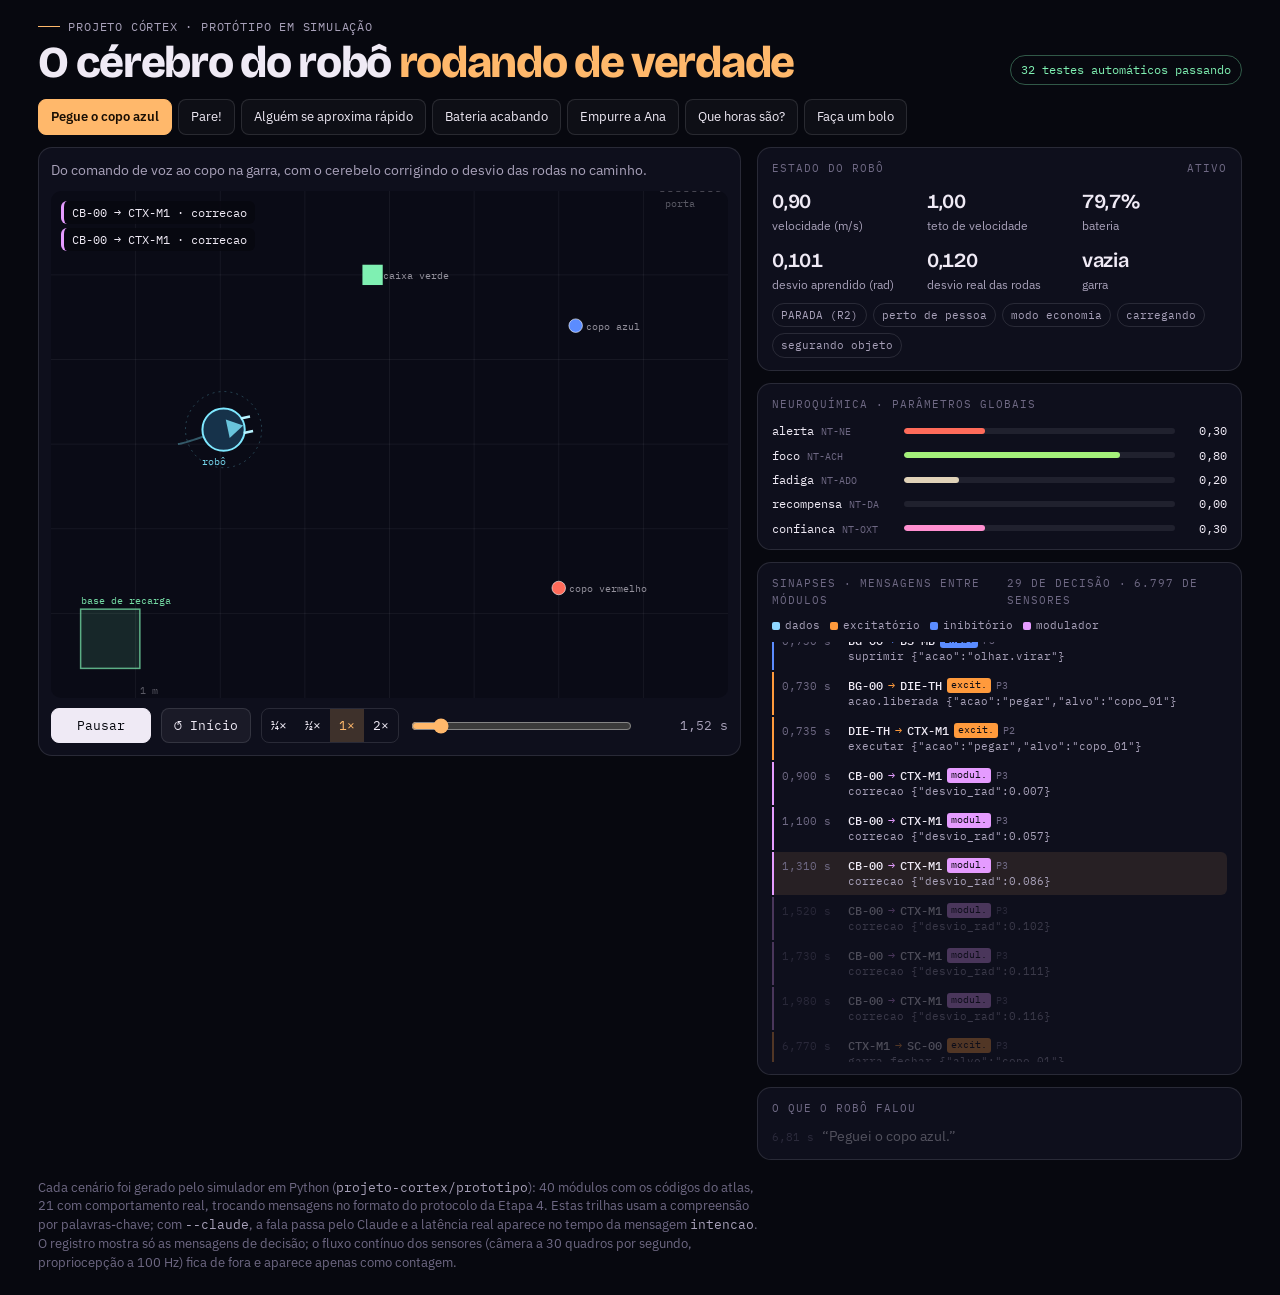
<file: projeto-cortex/prototipo/viewer/index.html>
<!doctype html>
<html lang="pt-BR">
<head>
<meta charset="utf-8">
<meta name="viewport" content="width=device-width,initial-scale=1,viewport-fit=cover">
<title>Simulador Córtex</title>
<link rel="preconnect" href="https://fonts.googleapis.com">
<link rel="preconnect" href="https://fonts.gstatic.com" crossorigin>
<link rel="stylesheet" href="https://fonts.googleapis.com/css2?family=Bricolage+Grotesque:opsz,wght@12..96,600;12..96,800&family=IBM+Plex+Mono:wght@400;500&family=IBM+Plex+Sans:wght@400;500;600&display=swap">
<style>
/* Layout: sala vista de cima à esquerda (canvas), painel de estado e registro de mensagens à direita; linha do tempo embaixo da sala. */
:root{
  --bg:#07080f; --panel:#0e0f1c; --panel2:#131427; --fg:#efeaf5; --muted:#a8a1b9; --faint:#6f6984; --line:rgba(239,234,245,.12);
  --accent:#ffb86b; --robot:#7ee8ff; --danger:#ff6b5a; --ok:#7ff0b2;
  --t-dados:#8fd6ff; --t-exc:#ff9a3c; --t-inib:#5b8cff; --t-mod:#e59bff;
  --display:'Bricolage Grotesque','Avenir Next',system-ui,sans-serif;
  --body:'IBM Plex Sans',system-ui,-apple-system,'Segoe UI',sans-serif;
  --mono:'IBM Plex Mono',ui-monospace,Menlo,monospace;
  color-scheme:dark;
}
*{box-sizing:border-box}
html,body{margin:0}
body{background:var(--bg);color:var(--fg);font-family:var(--body);font-size:14px;line-height:1.5;padding:calc(env(safe-area-inset-top,0px) + 18px) max(16px,3vw) calc(env(safe-area-inset-bottom,0px) + 24px)}
header{display:flex;flex-wrap:wrap;align-items:flex-end;justify-content:space-between;gap:12px 24px;margin-bottom:14px}
.eyebrow{font-family:var(--mono);font-size:11.5px;letter-spacing:.07em;text-transform:uppercase;color:var(--muted);display:flex;gap:8px;align-items:center}
.eyebrow i{width:22px;height:1px;background:var(--accent)}
h1{font-family:var(--display);font-weight:800;font-size:clamp(28px,4vw,44px);letter-spacing:-.03em;line-height:1;margin:6px 0 0}
h1 em{font-style:normal;color:var(--accent)}
.tests{font-family:var(--mono);font-size:12px;color:var(--ok);border:1px solid rgba(127,240,178,.35);padding:5px 10px;border-radius:999px;white-space:nowrap}
.tabs{display:flex;flex-wrap:wrap;gap:6px;margin-bottom:12px}
.tabs button{all:unset;cursor:pointer;font-size:13px;padding:7px 12px;border-radius:8px;border:1px solid var(--line);color:var(--fg);background:rgba(239,234,245,.03)}
.tabs button[aria-pressed="true"]{background:var(--accent);color:#1a0f04;border-color:var(--accent);font-weight:600}
.tabs button:focus-visible,.ctl button:focus-visible,.log li:focus-visible{outline:2px solid var(--robot);outline-offset:2px}
.layout{display:grid;grid-template-columns:minmax(0,1.45fr) minmax(0,1fr);gap:16px;align-items:start}
.stage{background:var(--panel);border:1px solid var(--line);border-radius:14px;padding:12px;min-width:0}
.resumo{margin:0 0 10px;color:var(--muted);max-width:75ch}
.room{position:relative;width:100%;aspect-ratio:8/6;max-width:100%;border-radius:10px;overflow:hidden;background:#0a0b16}
canvas{display:block;width:100%;height:100%}
.flash{position:absolute;left:10px;top:10px;right:10px;display:flex;flex-direction:column;gap:4px;pointer-events:none}
.flash div{align-self:flex-start;font-family:var(--mono);font-size:11.5px;padding:3px 8px;border-radius:6px;background:rgba(8,8,16,.85);border-left:3px solid var(--tc);color:var(--fg);transition:opacity .3s}
.ctl{display:flex;align-items:center;gap:10px;margin-top:10px;flex-wrap:wrap}
.ctl button{all:unset;cursor:pointer;font-family:var(--mono);font-size:12.5px;padding:7px 12px;border-radius:8px;border:1px solid var(--line);background:rgba(239,234,245,.05)}
.ctl button.primary{background:var(--fg);color:var(--bg);border-color:var(--fg);min-width:74px;text-align:center}
.ctl input[type=range]{flex:1;min-width:140px;accent-color:var(--accent)}
.ctl output{font-family:var(--mono);font-size:12.5px;font-variant-numeric:tabular-nums;color:var(--muted);min-width:84px;text-align:right}
.speed{display:flex;border:1px solid var(--line);border-radius:8px;overflow:hidden}
.speed button{border:0;border-radius:0;padding:7px 9px;background:none}
.speed button[aria-pressed="true"]{background:rgba(255,184,107,.2);color:var(--accent)}
.side{display:grid;gap:12px;min-width:0}
.card{background:var(--panel);border:1px solid var(--line);border-radius:14px;padding:12px 14px;min-width:0}
.card h2{margin:0 0 10px;font-family:var(--mono);font-weight:400;font-size:11px;letter-spacing:.09em;text-transform:uppercase;color:var(--faint);display:flex;justify-content:space-between;gap:8px}
.tele{display:grid;grid-template-columns:repeat(3,minmax(0,1fr));gap:10px}
.tele div{display:grid;gap:1px;min-width:0}
.tele b{font-family:var(--display);font-weight:600;font-size:20px;font-variant-numeric:tabular-nums;letter-spacing:-.01em;white-space:nowrap}
.tele span{font-size:11.5px;color:var(--muted)}
.state{margin-top:10px;display:flex;flex-wrap:wrap;gap:6px}
.pill{font-family:var(--mono);font-size:11px;padding:3px 8px;border-radius:999px;border:1px solid var(--line);color:var(--muted)}
.pill.on{border-color:var(--c);color:var(--c);background:color-mix(in srgb,var(--c) 12%,transparent)}
.meters{display:grid;gap:7px}
.meter{display:grid;grid-template-columns:124px 1fr 44px;align-items:center;gap:8px;font-family:var(--mono);font-size:11.5px}
.meter .bar{height:6px;border-radius:3px;background:rgba(239,234,245,.08);position:relative;overflow:hidden}
.meter .bar i{position:absolute;top:0;bottom:0;left:0;background:var(--c);border-radius:3px;transition:width .15s}
.meter .bar.center i{left:50%}
.meter output{text-align:right;color:var(--fg);font-variant-numeric:tabular-nums}
.meter span small{color:var(--faint)}
.log{list-style:none;margin:0;padding:0;max-height:420px;overflow:auto;display:grid;gap:2px}
.log li{display:grid;grid-template-columns:58px 1fr;gap:8px;padding:5px 6px 5px 8px;border-left:2px solid var(--tc);border-radius:0 6px 6px 0;cursor:pointer;opacity:.28;transition:opacity .2s,background .2s}
.log li.past{opacity:1}
.log li.now{background:rgba(255,184,107,.1)}
.log time{font-family:var(--mono);font-size:10.5px;color:var(--faint);font-variant-numeric:tabular-nums;padding-top:2px}
.log .rt{display:flex;flex-wrap:wrap;align-items:center;gap:5px;font-family:var(--mono);font-size:11.5px}
.log .rt b{font-weight:500}
.log .rt i{font-style:normal;color:var(--tc)}
.log .rt em{font-style:normal;font-size:9.5px;padding:0 4px;border-radius:3px;color:#0b0b14;background:var(--tc)}
.log .rt small{color:var(--faint);font-size:10px}
.log code{display:block;font-family:var(--mono);font-size:10.5px;color:var(--muted);word-break:break-word}
.legend{display:flex;flex-wrap:wrap;gap:10px;font-family:var(--mono);font-size:10.5px;color:var(--muted);margin-bottom:8px}
.legend span::before{content:"";display:inline-block;width:8px;height:8px;border-radius:2px;background:var(--tc);margin-right:5px;vertical-align:-1px}
.falas{list-style:none;margin:0;padding:0;display:grid;gap:6px}
.falas li{font-size:13.5px;opacity:.3;transition:opacity .2s}
.falas li.past{opacity:1}
.falas time{font-family:var(--mono);font-size:11px;color:var(--faint);margin-right:8px}
footer{margin-top:18px;color:var(--faint);font-size:12.5px;max-width:90ch}
footer code{font-family:var(--mono);color:var(--muted)}
@media (max-width:900px){.layout{grid-template-columns:1fr}.log{max-height:320px}}
@media (max-width:480px){.tele{grid-template-columns:repeat(2,minmax(0,1fr))}.meter{grid-template-columns:78px 1fr 40px}}
</style>
</head>
<body>
<header>
  <div>
    <div class="eyebrow"><i></i>Projeto Córtex · protótipo em simulação</div>
    <h1>O cérebro do robô <em>rodando de verdade</em></h1>
  </div>
  <span class="tests" id="tests">32 testes automáticos passando</span>
</header>

<nav class="tabs" id="tabs" aria-label="Cenários"></nav>

<div class="layout">
  <section class="stage">
    <p class="resumo" id="resumo"></p>
    <div class="room"><canvas id="room" aria-label="Sala vista de cima com o robô, copos, a base de recarga e pessoas"></canvas><div class="flash" id="flash"></div></div>
    <div class="ctl">
      <button class="primary" id="play">Pausar</button>
      <button id="restart" title="Voltar ao início">↺ Início</button>
      <div class="speed" id="speed" role="group" aria-label="Velocidade">
        <button data-s="0.25">¼×</button><button data-s="0.5">½×</button><button data-s="1" aria-pressed="true">1×</button><button data-s="2">2×</button>
      </div>
      <label for="scrub" style="position:absolute;left:-9999px">Tempo</label>
      <input type="range" id="scrub" min="0" max="1000" value="0">
      <output id="clock">0,00 s</output>
    </div>
  </section>

  <aside class="side">
    <section class="card">
      <h2><span>Estado do robô</span><span id="modo"></span></h2>
      <div class="tele">
        <div><b id="tv">0,00</b><span>velocidade (m/s)</span></div>
        <div><b id="tteto">1,0</b><span>teto de velocidade</span></div>
        <div><b id="tbat">80%</b><span>bateria</span></div>
        <div><b id="tcb">0,000</b><span>desvio aprendido (rad)</span></div>
        <div><b id="treal">0,120</b><span>desvio real das rodas</span></div>
        <div><b id="tgarra">vazia</b><span>garra</span></div>
      </div>
      <div class="state" id="state"></div>
    </section>
    <section class="card">
      <h2><span>Neuroquímica · parâmetros globais</span></h2>
      <div class="meters" id="meters"></div>
    </section>
    <section class="card">
      <h2><span>Sinapses · mensagens entre módulos</span><span id="nmsg"></span></h2>
      <div class="legend"><span style="--tc:var(--t-dados)">dados</span><span style="--tc:var(--t-exc)">excitatório</span><span style="--tc:var(--t-inib)">inibitório</span><span style="--tc:var(--t-mod)">modulador</span></div>
      <ol class="log" id="log"></ol>
    </section>
    <section class="card">
      <h2><span>O que o robô falou</span></h2>
      <ul class="falas" id="falas"></ul>
    </section>
  </aside>
</div>

<footer>Cada cenário foi gerado pelo simulador em Python (<code>projeto-cortex/prototipo</code>): 40 módulos com os códigos do atlas, 21 com comportamento real, trocando mensagens no formato do protocolo da Etapa 4. Estas trilhas usam a compreensão por palavras-chave; com <code>--claude</code>, a fala passa pelo Claude e a latência real aparece no tempo da mensagem <code>intencao</code>. O registro mostra só as mensagens de decisão; o fluxo contínuo dos sensores (câmera a 30 quadros por segundo, propriocepção a 100 Hz) fica de fora e aparece apenas como contagem.</footer>

<script src="trilhas.js"></script>
<script>
(function(){
'use strict';
const T = window.TRILHAS || [];
const TC = {dados:'--t-dados',excitatorio:'--t-exc',inibitorio:'--t-inib',modulador:'--t-mod'};
const TN = {dados:'dados',excitatorio:'excit.',inibitorio:'inib.',modulador:'modul.'};
const css = n => getComputedStyle(document.documentElement).getPropertyValue(n).trim();
const fmt = (v,d=2) => v.toLocaleString('pt-BR',{minimumFractionDigits:d,maximumFractionDigits:d});
const $ = id => document.getElementById(id);
const reduced = matchMedia('(prefers-reduced-motion: reduce)').matches;

let cur = null, t = 0, playing = !reduced, speed = 1, last = performance.now(), trail = [];
const PARAMS = [['alerta','NT-NE','#ff6b5a',0,1],['foco','NT-ACH','#a4f07a',0,1],['fadiga','NT-ADO','#e0d2b8',0,1],['recompensa','NT-DA','#ffcf4d',-1,1],['confianca','NT-OXT','#ff8fd0',0,1]];

$('tabs').innerHTML = T.map((s,i)=>`<button data-i="${i}">${s.titulo}</button>`).join('');
$('tabs').addEventListener('click',e=>{const b=e.target.closest('button');if(b)load(+b.dataset.i)});
$('meters').innerHTML = PARAMS.map(([k,code,c,lo])=>`<div class="meter" style="--c:${c}"><span>${k} <small>${code}</small></span><div class="bar ${lo<0?'center':''}"><i id="mb-${k}"></i></div><output id="mv-${k}">0</output></div>`).join('');

function load(i){
  cur = T[i]; t = 0; trail = [];
  [...$('tabs').children].forEach((b,k)=>b.setAttribute('aria-pressed',String(k===i)));
  $('resumo').textContent = cur.resumo;
  $('treal').textContent = fmt(cur.desvio_real,3);
  $('nmsg').textContent = `${cur.mensagens.length} de decisão · ${cur.fluxo.toLocaleString('pt-BR')} de sensores`;
  $('log').innerHTML = cur.mensagens.map((m,k)=>`<li tabindex="0" data-t="${m.t}" style="--tc:var(${TC[m.tipo]})"><time>${fmt(m.t/1000,3)} s</time><div><span class="rt"><b>${m.de}</b><i>→</i><b>${m.para}</b><em>${TN[m.tipo]}</em><small>P${m.prioridade}</small></span><code>${m.sinal} ${esc(JSON.stringify(m.dados))}</code></div></li>`).join('');
  $('falas').innerHTML = cur.falas.length ? cur.falas.map(([ts,txt])=>`<li data-t="${ts}"><time>${fmt(ts,2)} s</time>“${esc(txt)}”</li>`).join('') : '<li class="past">Nenhuma fala neste cenário.</li>';
  playing = !reduced; $('play').textContent = playing?'Pausar':'Tocar';
  render(true);
}
const esc = s => s.replace(/[<>&]/g,c=>({'<':'&lt;','>':'&gt;','&':'&amp;'})[c]);
$('log').addEventListener('click',e=>{const li=e.target.closest('li');if(li){t=+li.dataset.t/1000;render(true)}});
$('log').addEventListener('keydown',e=>{if(e.key==='Enter'){const li=e.target.closest('li');if(li){t=+li.dataset.t/1000;render(true)}}});
$('play').addEventListener('click',()=>{if(t>=cur.duracao)t=0;playing=!playing;$('play').textContent=playing?'Pausar':'Tocar'});
$('restart').addEventListener('click',()=>{t=0;trail=[];render(true)});
$('speed').addEventListener('click',e=>{const b=e.target.closest('button');if(!b)return;speed=+b.dataset.s;[...$('speed').children].forEach(x=>x.setAttribute('aria-pressed',String(x===b)))});
$('scrub').addEventListener('input',e=>{t=e.target.value/1000*cur.duracao;playing=false;$('play').textContent='Tocar';render(true)});

function frameAt(t){
  const q = cur.quadros, i = Math.min(q.length-2, Math.max(0, Math.floor(t/0.05)));
  const a = q[i], b = q[i+1] || a, f = Math.max(0, Math.min(1, (t - a.t)/0.05));
  const lerp = (x,y)=>x+(y-x)*f;
  let dth = b.robo.theta - a.robo.theta; if(dth>Math.PI)dth-=2*Math.PI; if(dth<-Math.PI)dth+=2*Math.PI;
  return {a, robo:{...a.robo, x:lerp(a.robo.x,b.robo.x), y:lerp(a.robo.y,b.robo.y), theta:a.robo.theta+dth*f},
    objetos:a.objetos.map((o,k)=>({...o,x:lerp(o.x,(b.objetos[k]||o).x),y:lerp(o.y,(b.objetos[k]||o).y)})),
    pessoas:b.pessoas.map(p=>{const pa=a.pessoas.find(x=>x.id===p.id)||p;return {...p,x:lerp(pa.x,p.x),y:lerp(pa.y,p.y),vx:(p.x-pa.x)/0.05,vy:(p.y-pa.y)/0.05}})};
}

// ---------------- sala ----------------
const cv = $('room'), ctx = cv.getContext('2d');
function size(){const r=cv.getBoundingClientRect(),d=Math.min(devicePixelRatio||1,2);cv.width=Math.round(r.width*d);cv.height=Math.round(r.height*d);ctx.setTransform(d,0,0,d,0,0);render(true)}
addEventListener('resize',size);
function draw(F){
  const W=cv.clientWidth,H=cv.clientHeight,s=W/8,X=x=>x*s,Y=y=>H-y*s;
  ctx.clearRect(0,0,W,H);
  ctx.strokeStyle='rgba(239,234,245,.06)';ctx.lineWidth=1;
  for(let i=1;i<8;i++){ctx.beginPath();ctx.moveTo(X(i),0);ctx.lineTo(X(i),H);ctx.stroke()}
  for(let j=1;j<6;j++){ctx.beginPath();ctx.moveTo(0,Y(j));ctx.lineTo(W,Y(j));ctx.stroke()}
  ctx.fillStyle='rgba(239,234,245,.35)';ctx.font='10px "IBM Plex Mono", monospace';ctx.fillText('1 m',X(1)+4,Y(0)-4);
  // porta
  ctx.strokeStyle='rgba(239,234,245,.35)';ctx.setLineDash([4,4]);ctx.beginPath();ctx.moveTo(X(7.2),Y(6)+1);ctx.lineTo(X(8),Y(6)+1);ctx.stroke();ctx.setLineDash([]);
  ctx.fillText('porta',X(7.25),Y(5.8));
  // base
  const bx=cur.base[0],by=cur.base[1];
  ctx.fillStyle='rgba(127,240,178,.12)';ctx.strokeStyle='rgba(127,240,178,.7)';ctx.lineWidth=1.5;
  ctx.fillRect(X(bx-0.35),Y(by+0.35),0.7*s,0.7*s);ctx.strokeRect(X(bx-0.35),Y(by+0.35),0.7*s,0.7*s);
  ctx.fillStyle='rgba(127,240,178,.9)';ctx.fillText('base de recarga',X(bx-0.35),Y(by+0.35)-5);
  // trilha
  if(trail.length>1){ctx.strokeStyle='rgba(126,232,255,.35)';ctx.lineWidth=2;ctx.beginPath();trail.forEach((p,i)=>i?ctx.lineTo(X(p[0]),Y(p[1])):ctx.moveTo(X(p[0]),Y(p[1])));ctx.stroke()}
  // objetos
  const COR={azul:'#5b8cff',vermelho:'#ff6b5a',verde:'#7ff0b2'};
  F.objetos.forEach(o=>{
    ctx.fillStyle=COR[o.cor]||'#ccc';
    if(o.tipo==='copo'){ctx.beginPath();ctx.arc(X(o.x),Y(o.y),0.08*s,0,Math.PI*2);ctx.fill();ctx.strokeStyle='rgba(255,255,255,.6)';ctx.lineWidth=1;ctx.stroke()}
    else ctx.fillRect(X(o.x)-0.12*s,Y(o.y)-0.12*s,0.24*s,0.24*s);
    if(F.robo.segurando!==o.id){ctx.fillStyle='rgba(239,234,245,.6)';ctx.fillText(`${o.tipo} ${o.cor}`,X(o.x)+0.12*s,Y(o.y)+4)}
  });
  // pessoas
  F.pessoas.forEach(p=>{
    const d=Math.hypot(p.x-F.robo.x,p.y-F.robo.y);
    if(d<1.8){ctx.strokeStyle='rgba(255,184,107,.35)';ctx.setLineDash([3,5]);ctx.beginPath();ctx.arc(X(F.robo.x),Y(F.robo.y),1.8*s,0,Math.PI*2);ctx.stroke();ctx.setLineDash([])}
    ctx.fillStyle='#ffd6a8';ctx.beginPath();ctx.arc(X(p.x),Y(p.y),0.2*s,0,Math.PI*2);ctx.fill();
    ctx.fillStyle='#1a0f04';ctx.font='600 11px "IBM Plex Sans", sans-serif';ctx.textAlign='center';ctx.fillText(p.nome[0],X(p.x),Y(p.y)+4);ctx.textAlign='left';
    ctx.font='10px "IBM Plex Mono", monospace';ctx.fillStyle='rgba(255,214,168,.9)';ctx.fillText(p.nome,X(p.x)+0.24*s,Y(p.y)-0.12*s);
    const sp=Math.hypot(p.vx,p.vy);
    if(sp>0.2){ctx.strokeStyle='#ffd6a8';ctx.lineWidth=2;ctx.beginPath();ctx.moveTo(X(p.x),Y(p.y));ctx.lineTo(X(p.x+p.vx*0.35),Y(p.y+p.vy*0.35));ctx.stroke()}
  });
  // robô
  const r=F.robo,rx=X(r.x),ry=Y(r.y),R=0.25*s,pa=F.a.parada;
  ctx.strokeStyle='rgba(126,232,255,.25)';ctx.setLineDash([2,4]);ctx.beginPath();ctx.arc(rx,ry,0.45*s,0,Math.PI*2);ctx.stroke();ctx.setLineDash([]);
  if(pa){const k=0.5+0.5*Math.sin(performance.now()/180);ctx.strokeStyle=`rgba(255,107,90,${0.5+0.5*k})`;ctx.lineWidth=3;ctx.beginPath();ctx.arc(rx,ry,R+8+4*k,0,Math.PI*2);ctx.stroke()}
  ctx.fillStyle=r.carregando?'#2c5b47':'#16324a';ctx.strokeStyle=pa?'#ff6b5a':'#7ee8ff';ctx.lineWidth=2;
  ctx.beginPath();ctx.arc(rx,ry,R,0,Math.PI*2);ctx.fill();ctx.stroke();
  ctx.save();ctx.translate(rx,ry);ctx.rotate(-r.theta);
  ctx.fillStyle='#7ee8ff';ctx.beginPath();ctx.moveTo(R*0.95,0);ctx.lineTo(R*0.2,-R*0.45);ctx.lineTo(R*0.2,R*0.45);ctx.closePath();ctx.globalAlpha=.8;ctx.fill();ctx.globalAlpha=1;
  ctx.strokeStyle='#b8f3ff';ctx.lineWidth=2.5;ctx.beginPath();ctx.moveTo(R*0.9,-R*0.35);ctx.lineTo(R*1.35,-R*0.35);ctx.moveTo(R*0.9,R*0.35);ctx.lineTo(R*1.35,R*0.35);ctx.stroke();
  ctx.restore();
  if(r.segurando){const o=F.objetos.find(x=>x.id===r.segurando);if(o){ctx.fillStyle=COR[o.cor];ctx.beginPath();ctx.arc(X(o.x),Y(o.y),0.08*s,0,Math.PI*2);ctx.fill()}}
  ctx.font='10px "IBM Plex Mono", monospace';ctx.fillStyle=pa?'#ff6b5a':'rgba(126,232,255,.9)';
  ctx.fillText(pa?'PARADA TRAVADA':r.carregando?'CARREGANDO':'robô',rx-R,ry+R+14);
  // fala
  const fala=cur.falas.filter(f=>f[0]<=t&&t-f[0]<2.8).pop();
  if(fala){ctx.font='500 13px "IBM Plex Sans", sans-serif';const w=Math.min(ctx.measureText(fala[1]).width+18,W-12);let bx2=Math.min(Math.max(6,rx-w/2),W-w-6),by2=ry-R-44;if(by2<6)by2=ry+R+22;
    ctx.fillStyle='rgba(239,234,245,.95)';round(bx2,by2,w,26,8);ctx.fill();ctx.fillStyle='#0b0b14';ctx.fillText(fala[1],bx2+9,by2+17,w-18)}
}
function round(x,y,w,h,r){ctx.beginPath();ctx.moveTo(x+r,y);ctx.arcTo(x+w,y,x+w,y+h,r);ctx.arcTo(x+w,y+h,x,y+h,r);ctx.arcTo(x,y+h,x,y,r);ctx.arcTo(x,y,x+w,y,r);ctx.closePath()}

// ---------------- painel ----------------
let lastPast=-1;
function render(force){
  if(!cur)return;
  const F=frameAt(t),a=F.a;
  if(force){trail=cur.quadros.filter(q=>q.t<=t).map(q=>[q.robo.x,q.robo.y])}
  else if(!trail.length||Math.hypot(trail[trail.length-1][0]-F.robo.x,trail[trail.length-1][1]-F.robo.y)>0.03)trail.push([F.robo.x,F.robo.y]);
  draw(F);
  $('clock').textContent=`${fmt(t,2)} s`;$('scrub').value=Math.round(t/cur.duracao*1000);
  $('tv').textContent=fmt(Math.abs(a.robo.v),2);$('tteto').textContent=fmt(a.teto,2);$('tbat').textContent=fmt(a.robo.bateria,1)+'%';
  $('tcb').textContent=fmt(a.cerebelo,3);$('tgarra').textContent=a.robo.segurando?a.robo.segurando.replace('_0',' '):'vazia';
  const modo=a.parada?'parada travada':a.robo.carregando?'repouso':'ativo';$('modo').textContent=modo;
  $('state').innerHTML=[['PARADA (R2)',a.parada,'#ff6b5a'],['perto de pessoa',a.teto<=0.5&&!a.parada,'#ffb86b'],['modo economia',a.teto===0.6,'#e0d2b8'],['carregando',a.robo.carregando,'#7ff0b2'],['segurando objeto',!!a.robo.segurando,'#7ee8ff']].map(([l,on,c])=>`<span class="pill ${on?'on':''}" style="--c:${c}">${l}</span>`).join('');
  PARAMS.forEach(([k,,, lo,hi])=>{const v=a.params[k];const b=$('mb-'+k);if(lo<0){const w=Math.abs(v)/(hi-lo)*100;b.style.width=w+'%';b.style.left=v<0?(50-w)+'%':'50%'}else b.style.width=((v-lo)/(hi-lo)*100)+'%';$('mv-'+k).textContent=fmt(v,2)});
  // registro
  const ms=t*1000;let past=-1;
  const lis=$('log').children;
  for(let i=0;i<lis.length;i++){const p=cur.mensagens[i].t<=ms+0.01;lis[i].classList.toggle('past',p);if(p)past=i;lis[i].classList.toggle('now',p&&ms-cur.mensagens[i].t<350)}
  if(past!==lastPast&&past>=0){const li=lis[past],box=$('log');const top=li.offsetTop-box.offsetTop;if(top<box.scrollTop||top>box.scrollTop+box.clientHeight-40)box.scrollTop=top-box.clientHeight/2}
  lastPast=past;
  [...$('falas').children].forEach(li=>{if(li.dataset.t)li.classList.toggle('past',+li.dataset.t<=t)});
  // mensagens recentes sobre a sala
  const rec=cur.mensagens.filter(m=>m.t<=ms&&ms-m.t<600*Math.max(1,speed)).slice(-3);
  $('flash').innerHTML=rec.map(m=>`<div style="--tc:var(${TC[m.tipo]})">${m.de} → ${m.para} · ${m.sinal}</div>`).join('');
}

function loop(now){
  const dt=Math.min(0.1,(now-last)/1000);last=now;
  if(playing&&cur){t+=dt*speed;if(t>=cur.duracao){t=cur.duracao;playing=false;$('play').textContent='Tocar de novo'}render(false)}
  else if(cur&&cur.quadros.length&&frameAt(t).a.parada)render(false);
  requestAnimationFrame(loop);
}
if(!T.length){$('resumo').textContent='Nenhuma trilha encontrada. Rode python -m cortex.simulador para gerar viewer/trilhas.js.'}
else{load(0);size();requestAnimationFrame(loop)}
})();
</script>
</body>
</html>
</file>
